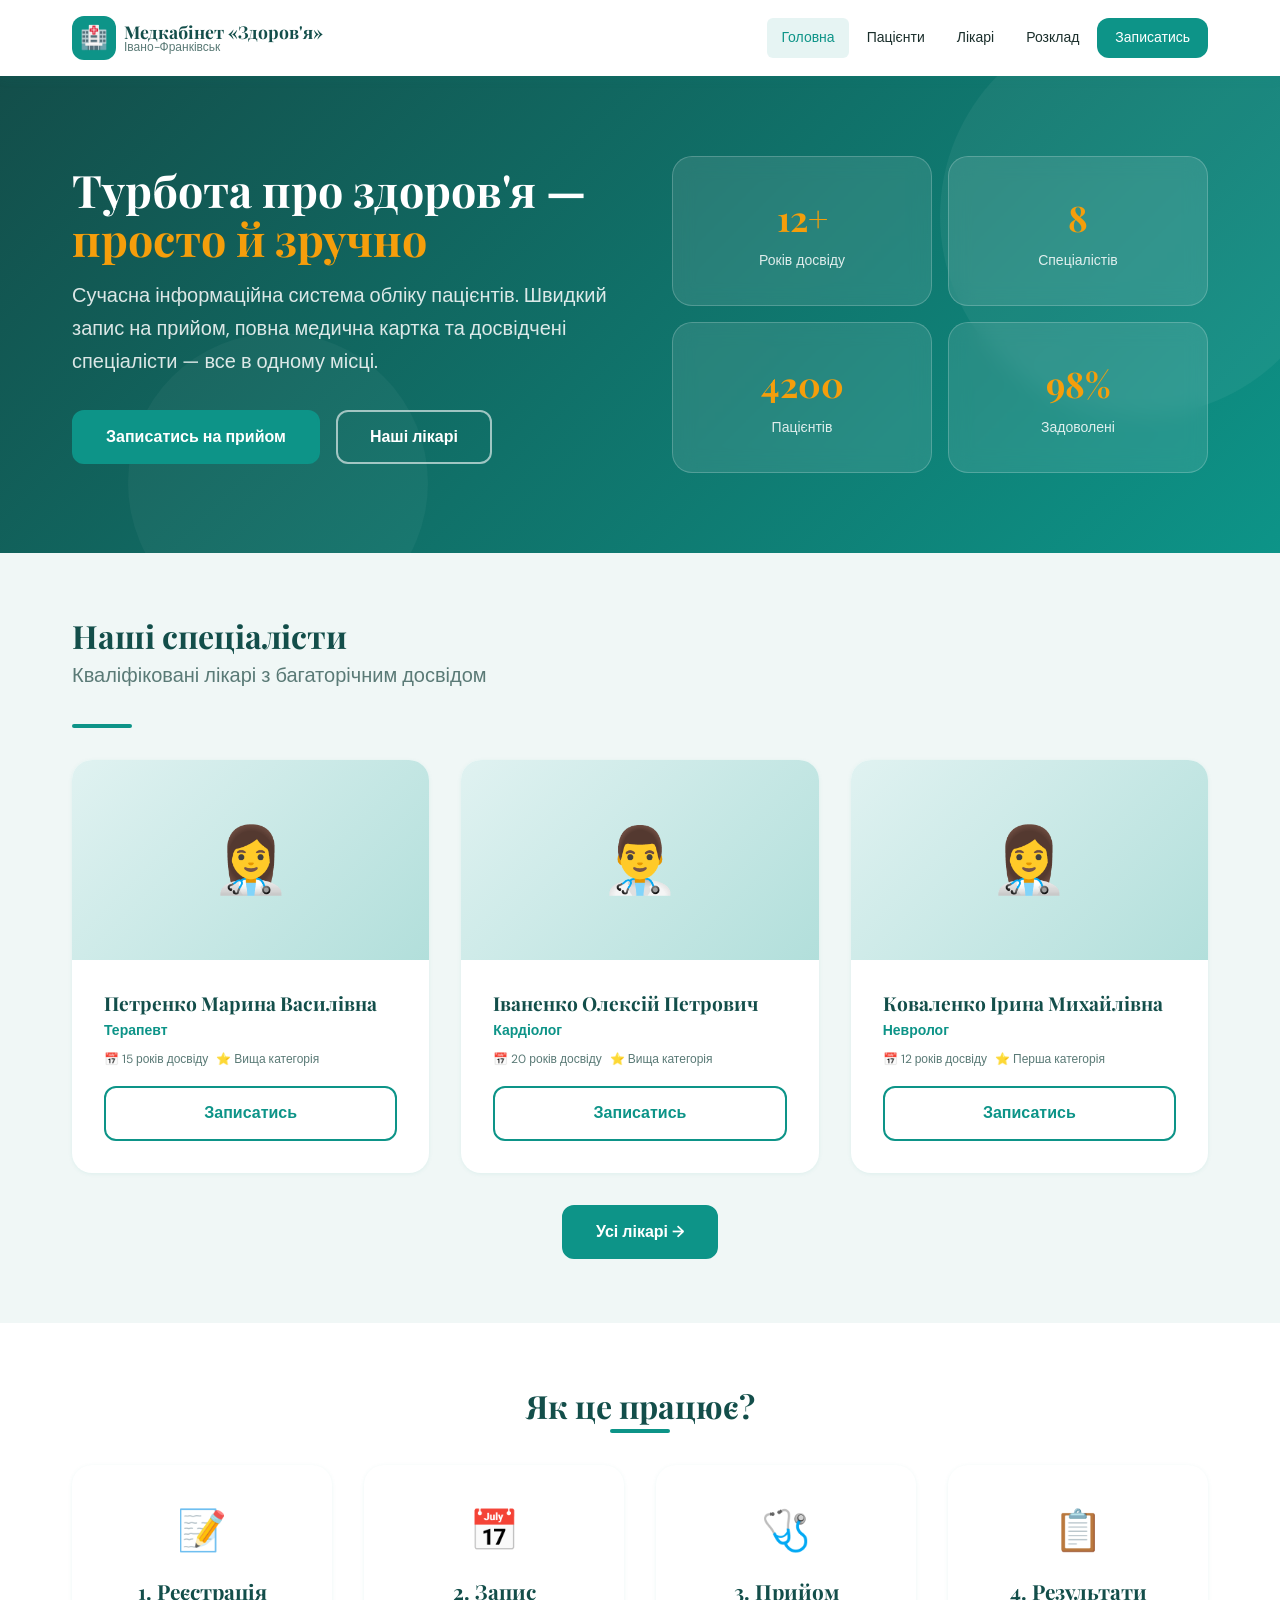
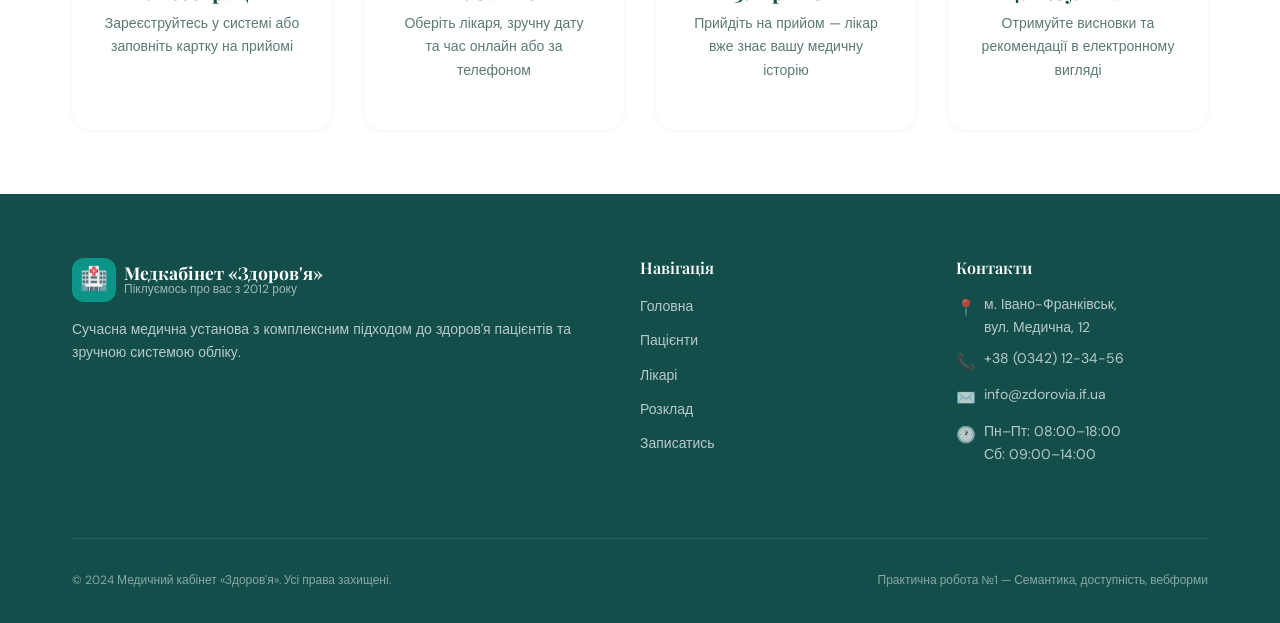
<file: medical-cabinet/index.html>
<!DOCTYPE html>
<html lang="uk">
<head>
  <meta charset="UTF-8">
  <meta name="viewport" content="width=device-width, initial-scale=1.0">
  <meta name="description" content="Медичний кабінет 'Здоров'я' — сучасна інформаційна система обліку пацієнтів. Досвідчені лікарі, зручний запис на прийом, Івано-Франківськ.">
  <title>Медичний кабінет «Здоров'я» — Головна</title>
  <link rel="stylesheet" href="css/variables.css">
  <link rel="stylesheet" href="css/base.css">
  <link rel="stylesheet" href="css/components.css">
</head>
<body>

  <!-- ======= ШАПКА САЙТУ ======= -->
  <header class="site-header">
    <div class="container">
      <div class="header-inner">

        <!-- Логотип -->
        <a href="index.html" class="logo" aria-label="Медичний кабінет Здоров'я — на головну">
          <div class="logo-icon" aria-hidden="true">🏥</div>
          <div class="logo-text">
            <span class="logo-name">Медкабінет «Здоров'я»</span>
            <span class="logo-tagline">Івано-Франківськ</span>
          </div>
        </a>

        <!-- Кнопка мобільного меню -->
        <button class="nav-toggle" aria-label="Відкрити меню" aria-expanded="false" aria-controls="main-nav">
          <span></span>
          <span></span>
          <span></span>
        </button>

        <!-- Головна навігація -->
        <nav class="main-nav" id="main-nav" aria-label="Головне меню">
          <a href="index.html" aria-current="page">Головна</a>
          <a href="patients.html">Пацієнти</a>
          <a href="doctors.html">Лікарі</a>
          <a href="schedule.html">Розклад</a>
          <a href="appointment.html" class="nav-cta">Записатись</a>
        </nav>

      </div>
    </div>
  </header>

  <!-- ======= HERO-СЕКЦІЯ ======= -->
  <main>
    <section class="hero" aria-labelledby="hero-title">
      <div class="container">
        <div class="hero-inner">

          <div class="hero-content">
            <h1 id="hero-title">
              Турбота про здоров'я —<br>
              <span>просто й зручно</span>
            </h1>
            <p>Сучасна інформаційна система обліку пацієнтів. Швидкий запис на прийом, повна медична картка та досвідчені спеціалісти — все в одному місці.</p>
            <div class="hero-actions">
              <a href="appointment.html" class="btn btn-primary">Записатись на прийом</a>
              <a href="doctors.html" class="btn btn-outline">Наші лікарі</a>
            </div>
          </div>

          <!-- Статистика клініки -->
          <aside class="hero-stats" aria-label="Статистика клініки">
            <div class="stat-card">
              <span class="stat-number">12+</span>
              <span class="stat-label">Років досвіду</span>
            </div>
            <div class="stat-card">
              <span class="stat-number">8</span>
              <span class="stat-label">Спеціалістів</span>
            </div>
            <div class="stat-card">
              <span class="stat-number">4200</span>
              <span class="stat-label">Пацієнтів</span>
            </div>
            <div class="stat-card">
              <span class="stat-number">98%</span>
              <span class="stat-label">Задоволені</span>
            </div>
          </aside>

        </div>
      </div>
    </section>

    <!-- ======= НАШІ СПЕЦІАЛІСТИ ======= -->
    <section class="section" aria-labelledby="doctors-title">
      <div class="container">
        <h2 class="section-title" id="doctors-title">Наші спеціалісти</h2>
        <p class="section-subtitle">Кваліфіковані лікарі з багаторічним досвідом</p>
        <div class="divider" aria-hidden="true"></div>

        <div class="cards-grid">

          <!-- Картка лікаря 1 -->
          <article class="doctor-card">
            <div class="doctor-photo" role="img" aria-label="Фото лікаря Петренко Марини Василівни">
              👩‍⚕️
            </div>
            <div class="doctor-info">
              <h3 class="doctor-name">Петренко Марина Василівна</h3>
              <p class="doctor-specialty">Терапевт</p>
              <div class="doctor-meta">
                <span>📅 15 років досвіду</span>
                <span>⭐ Вища категорія</span>
              </div>
              <a href="appointment.html" class="btn btn-outline" style="width:100%;justify-content:center">Записатись</a>
            </div>
          </article>

          <!-- Картка лікаря 2 -->
          <article class="doctor-card">
            <div class="doctor-photo" role="img" aria-label="Фото лікаря Іваненко Олексія Петровича">
              👨‍⚕️
            </div>
            <div class="doctor-info">
              <h3 class="doctor-name">Іваненко Олексій Петрович</h3>
              <p class="doctor-specialty">Кардіолог</p>
              <div class="doctor-meta">
                <span>📅 20 років досвіду</span>
                <span>⭐ Вища категорія</span>
              </div>
              <a href="appointment.html" class="btn btn-outline" style="width:100%;justify-content:center">Записатись</a>
            </div>
          </article>

          <!-- Картка лікаря 3 -->
          <article class="doctor-card">
            <div class="doctor-photo" role="img" aria-label="Фото лікаря Коваленко Ірини Михайлівни">
              👩‍⚕️
            </div>
            <div class="doctor-info">
              <h3 class="doctor-name">Коваленко Ірина Михайлівна</h3>
              <p class="doctor-specialty">Невролог</p>
              <div class="doctor-meta">
                <span>📅 12 років досвіду</span>
                <span>⭐ Перша категорія</span>
              </div>
              <a href="appointment.html" class="btn btn-outline" style="width:100%;justify-content:center">Записатись</a>
            </div>
          </article>

        </div>

        <div class="text-center mt-lg">
          <a href="doctors.html" class="btn btn-primary">Усі лікарі →</a>
        </div>
      </div>
    </section>

    <!-- ======= ЯК ЦЕ ПРАЦЮЄ ======= -->
    <section class="section" style="background:var(--color-bg-alt)" aria-labelledby="how-title">
      <div class="container">
        <h2 class="section-title text-center" id="how-title">Як це працює?</h2>
        <div class="divider" style="margin:0 auto var(--spacing-lg)" aria-hidden="true"></div>

        <div class="cards-grid" style="grid-template-columns:repeat(auto-fill,minmax(220px,1fr))">
          <div class="card">
            <div class="card-body text-center">
              <div style="font-size:2.5rem;margin-bottom:var(--spacing-md)" aria-hidden="true">📝</div>
              <h3 class="card-title">1. Реєстрація</h3>
              <p class="card-text">Зареєструйтесь у системі або заповніть картку на прийомі</p>
            </div>
          </div>
          <div class="card">
            <div class="card-body text-center">
              <div style="font-size:2.5rem;margin-bottom:var(--spacing-md)" aria-hidden="true">📅</div>
              <h3 class="card-title">2. Запис</h3>
              <p class="card-text">Оберіть лікаря, зручну дату та час онлайн або за телефоном</p>
            </div>
          </div>
          <div class="card">
            <div class="card-body text-center">
              <div style="font-size:2.5rem;margin-bottom:var(--spacing-md)" aria-hidden="true">🩺</div>
              <h3 class="card-title">3. Прийом</h3>
              <p class="card-text">Прийдіть на прийом — лікар вже знає вашу медичну історію</p>
            </div>
          </div>
          <div class="card">
            <div class="card-body text-center">
              <div style="font-size:2.5rem;margin-bottom:var(--spacing-md)" aria-hidden="true">📋</div>
              <h3 class="card-title">4. Результати</h3>
              <p class="card-text">Отримуйте висновки та рекомендації в електронному вигляді</p>
            </div>
          </div>
        </div>
      </div>
    </section>

  </main>

  <!-- ======= ПІДВАЛ ======= -->
  <footer class="site-footer">
    <div class="container">
      <div class="footer-grid">

        <!-- Бренд -->
        <div class="footer-brand">
          <a href="index.html" class="logo" aria-label="Медичний кабінет Здоров'я">
            <div class="logo-icon" aria-hidden="true">🏥</div>
            <div class="logo-text">
              <span class="logo-name">Медкабінет «Здоров'я»</span>
              <span class="logo-tagline">Піклуємось про вас з 2012 року</span>
            </div>
          </a>
          <p>Сучасна медична установа з комплексним підходом до здоров'я пацієнтів та зручною системою обліку.</p>
        </div>

        <!-- Навігація -->
        <nav aria-label="Навігація у підвалі">
          <h3 class="footer-heading">Навігація</h3>
          <ul class="footer-links">
            <li><a href="index.html">Головна</a></li>
            <li><a href="patients.html">Пацієнти</a></li>
            <li><a href="doctors.html">Лікарі</a></li>
            <li><a href="schedule.html">Розклад</a></li>
            <li><a href="appointment.html">Записатись</a></li>
          </ul>
        </nav>

        <!-- Контакти -->
        <address aria-label="Контактна інформація">
          <h3 class="footer-heading">Контакти</h3>
          <div class="footer-contact-item">
            <span class="icon" aria-hidden="true">📍</span>
            <span>м. Івано-Франківськ,<br>вул. Медична, 12</span>
          </div>
          <div class="footer-contact-item">
            <span class="icon" aria-hidden="true">📞</span>
            <a href="tel:+380342123456" style="color:rgba(255,255,255,0.7)">+38 (0342) 12-34-56</a>
          </div>
          <div class="footer-contact-item">
            <span class="icon" aria-hidden="true">✉️</span>
            <a href="mailto:info@zdorovia.if.ua" style="color:rgba(255,255,255,0.7)">info@zdorovia.if.ua</a>
          </div>
          <div class="footer-contact-item">
            <span class="icon" aria-hidden="true">🕐</span>
            <span>Пн–Пт: 08:00–18:00<br>Сб: 09:00–14:00</span>
          </div>
        </address>

      </div>

      <div class="footer-bottom">
        <p>© 2024 Медичний кабінет «Здоров'я». Усі права захищені.</p>
        <p>Практична робота №1 — Семантика, доступність, вебформи</p>
      </div>
    </div>
  </footer>

  <script src="js/main.js"></script>
</body>
</html>
</file>
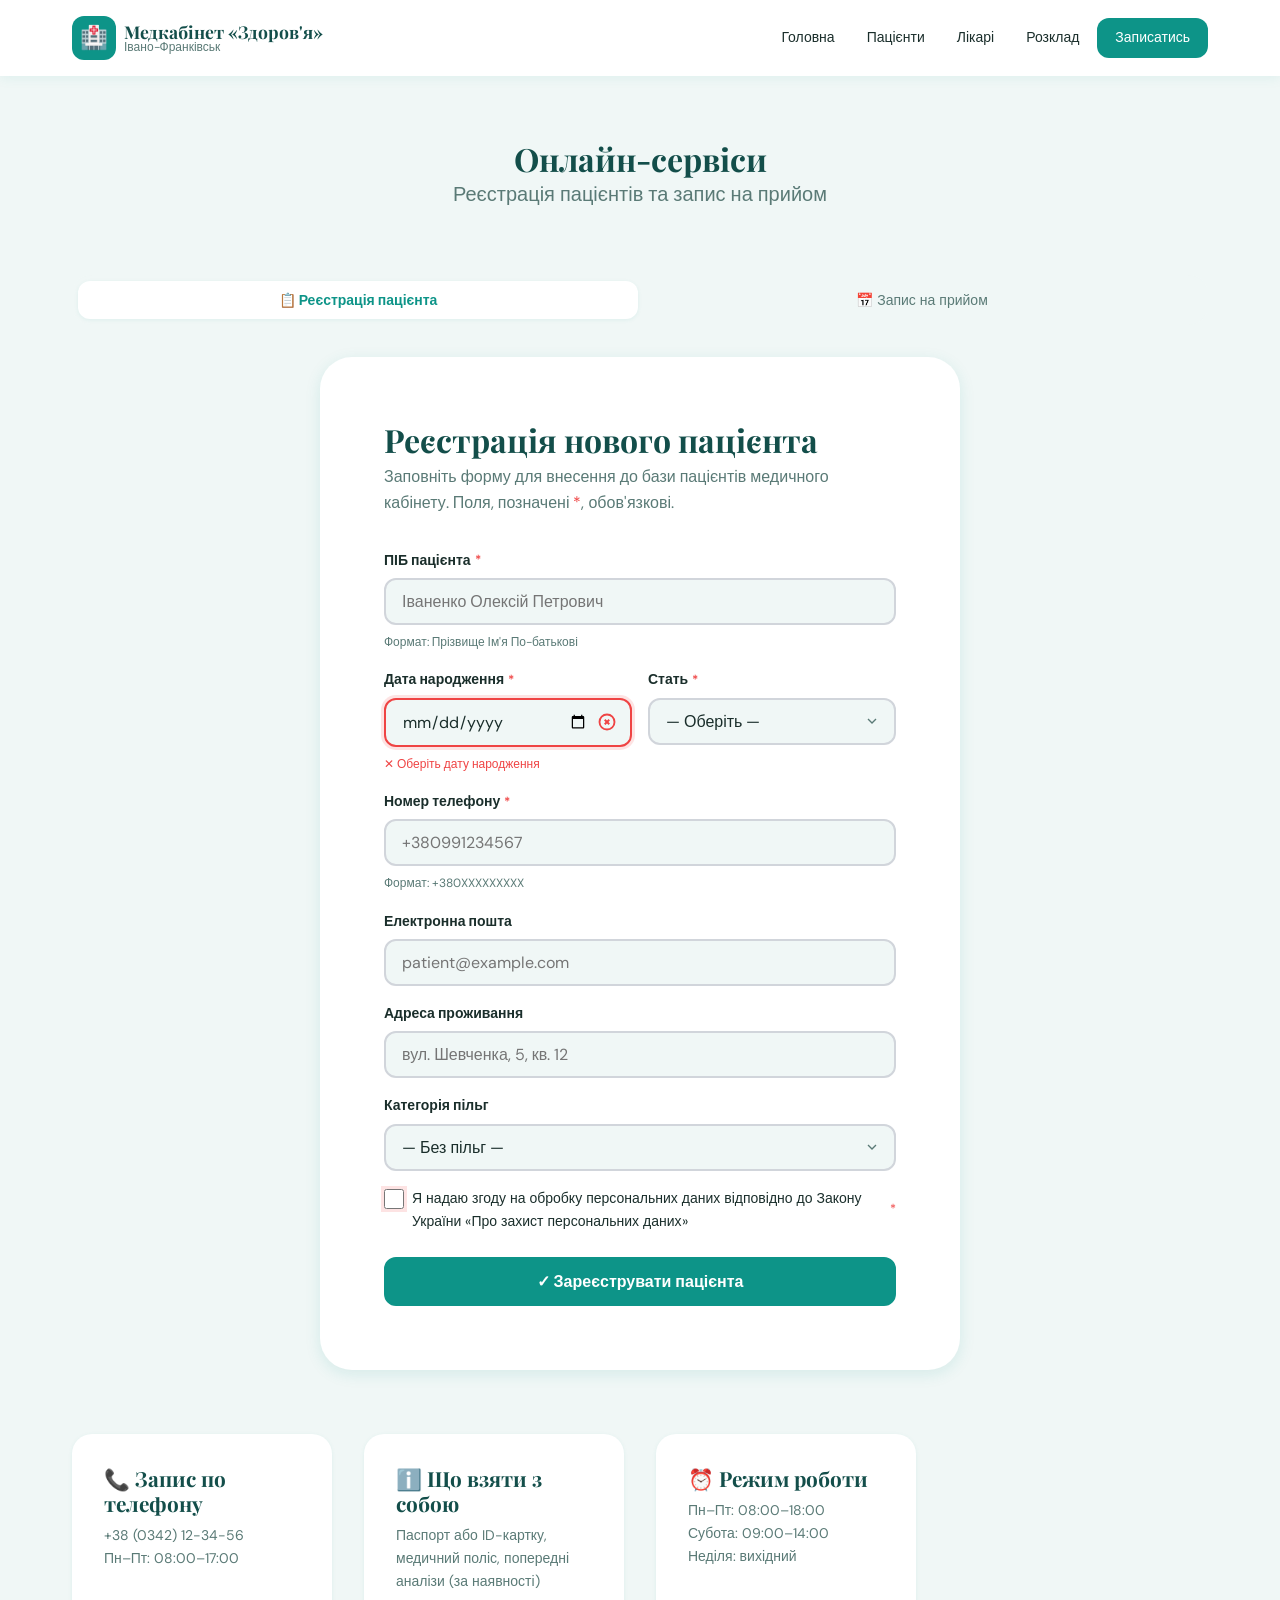
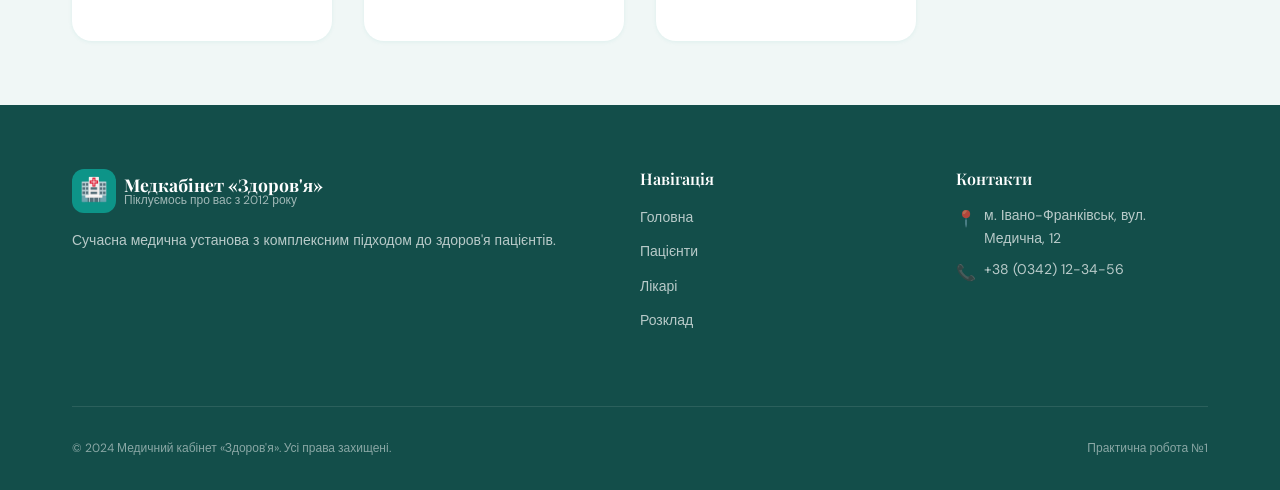
<file: medical-cabinet/appointment.html>
<!DOCTYPE html>
<html lang="uk">
<head>
  <meta charset="UTF-8">
  <meta name="viewport" content="width=device-width, initial-scale=1.0">
  <meta name="description" content="Запис на прийом та реєстрація нового пацієнта в медичному кабінеті Здоров'я, Івано-Франківськ.">
  <title>Запис на прийом — Медичний кабінет «Здоров'я»</title>
  <link rel="stylesheet" href="css/variables.css">
  <link rel="stylesheet" href="css/base.css">
  <link rel="stylesheet" href="css/components.css">
  <link rel="stylesheet" href="css/forms.css">
</head>
<body>

  <!-- ======= ШАПКА ======= -->
  <header class="site-header">
    <div class="container">
      <div class="header-inner">
        <a href="index.html" class="logo" aria-label="Медичний кабінет Здоров'я — на головну">
          <div class="logo-icon" aria-hidden="true">🏥</div>
          <div class="logo-text">
            <span class="logo-name">Медкабінет «Здоров'я»</span>
            <span class="logo-tagline">Івано-Франківськ</span>
          </div>
        </a>
        <button class="nav-toggle" aria-label="Відкрити меню" aria-expanded="false" aria-controls="main-nav">
          <span></span><span></span><span></span>
        </button>
        <nav class="main-nav" id="main-nav" aria-label="Головне меню">
          <a href="index.html">Головна</a>
          <a href="patients.html">Пацієнти</a>
          <a href="doctors.html">Лікарі</a>
          <a href="schedule.html">Розклад</a>
          <a href="appointment.html" class="nav-cta" aria-current="page">Записатись</a>
        </nav>
      </div>
    </div>
  </header>

  <!-- ======= ГОЛОВНИЙ КОНТЕНТ ======= -->
  <main>
    <section class="section" aria-labelledby="page-title">
      <div class="container">

        <header style="margin-bottom:var(--spacing-xl);text-align:center">
          <h1 id="page-title" style="color:var(--color-secondary);font-size:2rem">Онлайн-сервіси</h1>
          <p style="color:var(--color-text-muted);font-size:var(--font-size-lg)">Реєстрація пацієнтів та запис на прийом</p>
        </header>

        <!-- Перемикач вкладок -->
        <div class="form-wrapper">
          <div class="form-tabs" role="tablist" aria-label="Оберіть форму">
            <button class="form-tab active" role="tab" aria-selected="true" aria-controls="panel-register" id="tab-register">
              📋 Реєстрація пацієнта
            </button>
            <button class="form-tab" role="tab" aria-selected="false" aria-controls="panel-appointment" id="tab-appointment">
              📅 Запис на прийом
            </button>
          </div>

          <!-- ===== ФОРМА 1: РЕЄСТРАЦІЯ НОВОГО ПАЦІЄНТА ===== -->
          <div class="form-panel active" id="panel-register" role="tabpanel" aria-labelledby="tab-register">
            <div class="form-section">
              <h2>Реєстрація нового пацієнта</h2>
              <p class="form-lead">Заповніть форму для внесення до бази пацієнтів медичного кабінету. Поля, позначені <span style="color:var(--color-error)">*</span>, обов'язкові.</p>

              <form id="form-register" novalidate>

                <!-- ПІБ -->
                <div class="form-group">
                  <label for="full-name">
                    ПІБ пацієнта
                    <span class="required-mark" aria-label="обов'язкове поле">*</span>
                  </label>
                  <input
                    type="text"
                    id="full-name"
                    name="fullName"
                    placeholder="Іваненко Олексій Петрович"
                    required
                    minlength="5"
                    maxlength="100"
                    pattern="^[А-ЯҐЄІЇа-яґєіїА-яёЁ'\-]+ [А-ЯҐЄІЇа-яґєіїА-яёЁ]+ [А-ЯҐЄІЇа-яґєіїА-яёЁ]+$"
                    autocomplete="name"
                    aria-describedby="full-name-hint full-name-error"
                  >
                  <span class="form-hint" id="full-name-hint">Формат: Прізвище Ім'я По-батькові</span>
                  <span class="form-error" id="full-name-error" aria-live="polite">
                    ✕ Введіть повне ПІБ (три слова, лише кириличні літери)
                  </span>
                </div>

                <!-- Дата народження та стать -->
                <div class="form-row">
                  <div class="form-group">
                    <label for="birth-date">
                      Дата народження
                      <span class="required-mark" aria-label="обов'язкове поле">*</span>
                    </label>
                    <input
                      type="date"
                      id="birth-date"
                      name="birthDate"
                      required
                      min="1900-01-01"
                      autocomplete="bday"
                      aria-describedby="birth-date-error"
                    >
                    <span class="form-error" id="birth-date-error" aria-live="polite">✕ Оберіть дату народження</span>
                  </div>

                  <div class="form-group">
                    <label for="gender">
                      Стать
                      <span class="required-mark" aria-label="обов'язкове поле">*</span>
                    </label>
                    <select id="gender" name="gender" required aria-describedby="gender-error">
                      <option value="">— Оберіть —</option>
                      <option value="female">Жіноча</option>
                      <option value="male">Чоловіча</option>
                    </select>
                    <span class="form-error" id="gender-error" aria-live="polite">✕ Оберіть стать</span>
                  </div>
                </div>

                <!-- Телефон -->
                <div class="form-group">
                  <label for="phone">
                    Номер телефону
                    <span class="required-mark" aria-label="обов'язкове поле">*</span>
                  </label>
                  <input
                    type="tel"
                    id="phone"
                    name="phone"
                    placeholder="+380991234567"
                    required
                    pattern="^\+380[0-9]{9}$"
                    autocomplete="tel"
                    aria-describedby="phone-hint phone-error"
                  >
                  <span class="form-hint" id="phone-hint">Формат: +380XXXXXXXXX</span>
                  <span class="form-error" id="phone-error" aria-live="polite">
                    ✕ Введіть номер у форматі +380XXXXXXXXX (9 цифр після +380)
                  </span>
                </div>

                <!-- Email -->
                <div class="form-group">
                  <label for="email">Електронна пошта</label>
                  <input
                    type="email"
                    id="email"
                    name="email"
                    placeholder="patient@example.com"
                    maxlength="254"
                    autocomplete="email"
                    aria-describedby="email-error"
                  >
                  <span class="form-error" id="email-error" aria-live="polite">✕ Введіть коректну адресу email</span>
                </div>

                <!-- Адреса -->
                <div class="form-group">
                  <label for="address">Адреса проживання</label>
                  <input
                    type="text"
                    id="address"
                    name="address"
                    placeholder="вул. Шевченка, 5, кв. 12"
                    maxlength="200"
                    autocomplete="street-address"
                  >
                </div>

                <!-- Пільги -->
                <div class="form-group">
                  <label for="privileges">Категорія пільг</label>
                  <select id="privileges" name="privileges">
                    <option value="">— Без пільг —</option>
                    <option value="disability-1">Інвалідність I групи</option>
                    <option value="disability-2">Інвалідність II групи</option>
                    <option value="disability-3">Інвалідність III групи</option>
                    <option value="veteran">Ветеран</option>
                    <option value="pensioner">Пенсіонер</option>
                    <option value="child">Дитина до 18 років</option>
                  </select>
                </div>

                <!-- Згода на обробку персональних даних -->
                <div class="form-group form-group--checkbox">
                  <input
                    type="checkbox"
                    id="consent-data"
                    name="consentData"
                    required
                    aria-describedby="consent-error"
                  >
                  <label for="consent-data">
                    Я надаю згоду на обробку персональних даних відповідно до Закону України «Про захист персональних даних»
                    <span class="required-mark" aria-label="обов'язкове поле">*</span>
                  </label>
                </div>

                <button type="submit" class="btn btn-primary" style="width:100%;justify-content:center;margin-top:var(--spacing-sm)">
                  ✓ Зареєструвати пацієнта
                </button>

              </form>
            </div>
          </div>

          <!-- ===== ФОРМА 2: ЗАПИС НА ПРИЙОМ ===== -->
          <div class="form-panel" id="panel-appointment" role="tabpanel" aria-labelledby="tab-appointment">
            <div class="form-section">
              <h2>Запис на прийом до лікаря</h2>
              <p class="form-lead">Оберіть спеціаліста та зручний час для візиту. Поля, позначені <span style="color:var(--color-error)">*</span>, обов'язкові.</p>

              <form id="form-appointment" novalidate>

                <!-- ПІБ пацієнта (для запису) -->
                <div class="form-group">
                  <label for="patient-name">
                    ПІБ пацієнта
                    <span class="required-mark" aria-label="обов'язкове поле">*</span>
                  </label>
                  <input
                    type="text"
                    id="patient-name"
                    name="patientName"
                    placeholder="Іваненко Олексій Петрович"
                    required
                    minlength="5"
                    maxlength="100"
                    autocomplete="name"
                    aria-describedby="patient-name-error"
                  >
                  <span class="form-error" id="patient-name-error" aria-live="polite">✕ Введіть ПІБ пацієнта</span>
                </div>

                <!-- Телефон (для підтвердження) -->
                <div class="form-group">
                  <label for="appt-phone">
                    Телефон для підтвердження
                    <span class="required-mark" aria-label="обов'язкове поле">*</span>
                  </label>
                  <input
                    type="tel"
                    id="appt-phone"
                    name="apptPhone"
                    placeholder="+380991234567"
                    required
                    pattern="^\+380[0-9]{9}$"
                    autocomplete="tel"
                    aria-describedby="appt-phone-hint appt-phone-error"
                  >
                  <span class="form-hint" id="appt-phone-hint">Ми надішлемо SMS-підтвердження</span>
                  <span class="form-error" id="appt-phone-error" aria-live="polite">
                    ✕ Введіть номер у форматі +380XXXXXXXXX
                  </span>
                </div>

                <!-- Спеціаліст та кабінет -->
                <div class="form-row">
                  <div class="form-group">
                    <label for="doctor-select">
                      Лікар-спеціаліст
                      <span class="required-mark" aria-label="обов'язкове поле">*</span>
                    </label>
                    <select id="doctor-select" name="doctor" required aria-describedby="doctor-error">
                      <option value="">— Оберіть лікаря —</option>
                      <optgroup label="Терапія">
                        <option value="therapist-petrenko">Петренко М.В. (Терапевт)</option>
                      </optgroup>
                      <optgroup label="Кардіологія">
                        <option value="cardiologist-ivanenko">Іваненко О.П. (Кардіолог)</option>
                      </optgroup>
                      <optgroup label="Неврологія">
                        <option value="neurologist-kovalenko">Коваленко І.М. (Невролог)</option>
                      </optgroup>
                      <optgroup label="Хірургія">
                        <option value="surgeon-bondarenko">Бондаренко В.С. (Хірург)</option>
                      </optgroup>
                    </select>
                    <span class="form-error" id="doctor-error" aria-live="polite">✕ Оберіть лікаря</span>
                  </div>

                  <div class="form-group">
                    <label for="visit-type">Тип прийому</label>
                    <select id="visit-type" name="visitType">
                      <option value="primary">Первинний</option>
                      <option value="repeat">Повторний</option>
                      <option value="consultation">Консультація</option>
                      <option value="procedure">Процедура</option>
                    </select>
                  </div>
                </div>

                <!-- Дата та час -->
                <div class="form-row">
                  <div class="form-group">
                    <label for="appt-date">
                      Бажана дата
                      <span class="required-mark" aria-label="обов'язкове поле">*</span>
                    </label>
                    <input
                      type="date"
                      id="appt-date"
                      name="appointmentDate"
                      required
                      aria-describedby="appt-date-error"
                    >
                    <span class="form-error" id="appt-date-error" aria-live="polite">✕ Оберіть дату прийому</span>
                  </div>

                  <div class="form-group">
                    <label for="appt-time">
                      Час прийому
                      <span class="required-mark" aria-label="обов'язкове поле">*</span>
                    </label>
                    <input
                      type="time"
                      id="appt-time"
                      name="appointmentTime"
                      required
                      min="08:00"
                      max="18:00"
                      aria-describedby="appt-time-hint appt-time-error"
                    >
                    <span class="form-hint" id="appt-time-hint">Робочий час: 08:00–18:00</span>
                    <span class="form-error" id="appt-time-error" aria-live="polite">✕ Оберіть час у межах 08:00–18:00</span>
                  </div>
                </div>

                <!-- Причина звернення -->
                <div class="form-group">
                  <label for="reason">Причина звернення / скарги</label>
                  <textarea
                    id="reason"
                    name="reason"
                    placeholder="Опишіть симптоми або мету візиту (не обов'язково)"
                    maxlength="500"
                    rows="3"
                    aria-describedby="reason-hint"
                  ></textarea>
                  <span class="form-hint" id="reason-hint">Не більше 500 символів</span>
                </div>

                <!-- Згода на обробку -->
                <div class="form-group form-group--checkbox">
                  <input
                    type="checkbox"
                    id="consent-appt"
                    name="consentAppt"
                    required
                    aria-describedby="consent-appt-error"
                  >
                  <label for="consent-appt">
                    Я надаю згоду на обробку персональних даних та підтверджую достовірність введеної інформації
                    <span class="required-mark" aria-label="обов'язкове поле">*</span>
                  </label>
                </div>

                <button type="submit" class="btn btn-primary" style="width:100%;justify-content:center;margin-top:var(--spacing-sm)">
                  📅 Записатись на прийом
                </button>

              </form>
            </div>
          </div>

        </div><!-- /.form-wrapper -->

        <!-- Бокова інформація -->
        <aside style="margin-top:var(--spacing-xl)" aria-label="Корисна інформація">
          <div class="cards-grid" style="grid-template-columns:repeat(auto-fill,minmax(240px,1fr))">
            <div class="card">
              <div class="card-body">
                <h3 class="card-title">📞 Запис по телефону</h3>
                <p class="card-text">+38 (0342) 12-34-56<br>Пн–Пт: 08:00–17:00</p>
              </div>
            </div>
            <div class="card">
              <div class="card-body">
                <h3 class="card-title">ℹ️ Що взяти з собою</h3>
                <p class="card-text">Паспорт або ID-картку, медичний поліс, попередні аналізи (за наявності)</p>
              </div>
            </div>
            <div class="card">
              <div class="card-body">
                <h3 class="card-title">⏰ Режим роботи</h3>
                <p class="card-text">Пн–Пт: 08:00–18:00<br>Субота: 09:00–14:00<br>Неділя: вихідний</p>
              </div>
            </div>
          </div>
        </aside>

      </div>
    </section>
  </main>

  <!-- ======= ПІДВАЛ ======= -->
  <footer class="site-footer">
    <div class="container">
      <div class="footer-grid">
        <div class="footer-brand">
          <a href="index.html" class="logo">
            <div class="logo-icon" aria-hidden="true">🏥</div>
            <div class="logo-text">
              <span class="logo-name">Медкабінет «Здоров'я»</span>
              <span class="logo-tagline">Піклуємось про вас з 2012 року</span>
            </div>
          </a>
          <p>Сучасна медична установа з комплексним підходом до здоров'я пацієнтів.</p>
        </div>
        <nav aria-label="Навігація у підвалі">
          <h3 class="footer-heading">Навігація</h3>
          <ul class="footer-links">
            <li><a href="index.html">Головна</a></li>
            <li><a href="patients.html">Пацієнти</a></li>
            <li><a href="doctors.html">Лікарі</a></li>
            <li><a href="schedule.html">Розклад</a></li>
          </ul>
        </nav>
        <address aria-label="Контактна інформація">
          <h3 class="footer-heading">Контакти</h3>
          <div class="footer-contact-item">
            <span class="icon" aria-hidden="true">📍</span>
            <span>м. Івано-Франківськ, вул. Медична, 12</span>
          </div>
          <div class="footer-contact-item">
            <span class="icon" aria-hidden="true">📞</span>
            <a href="tel:+380342123456" style="color:rgba(255,255,255,0.7)">+38 (0342) 12-34-56</a>
          </div>
        </address>
      </div>
      <div class="footer-bottom">
        <p>© 2024 Медичний кабінет «Здоров'я». Усі права захищені.</p>
        <p>Практична робота №1</p>
      </div>
    </div>
  </footer>

  <script src="js/main.js"></script>
</body>
</html>
</file>
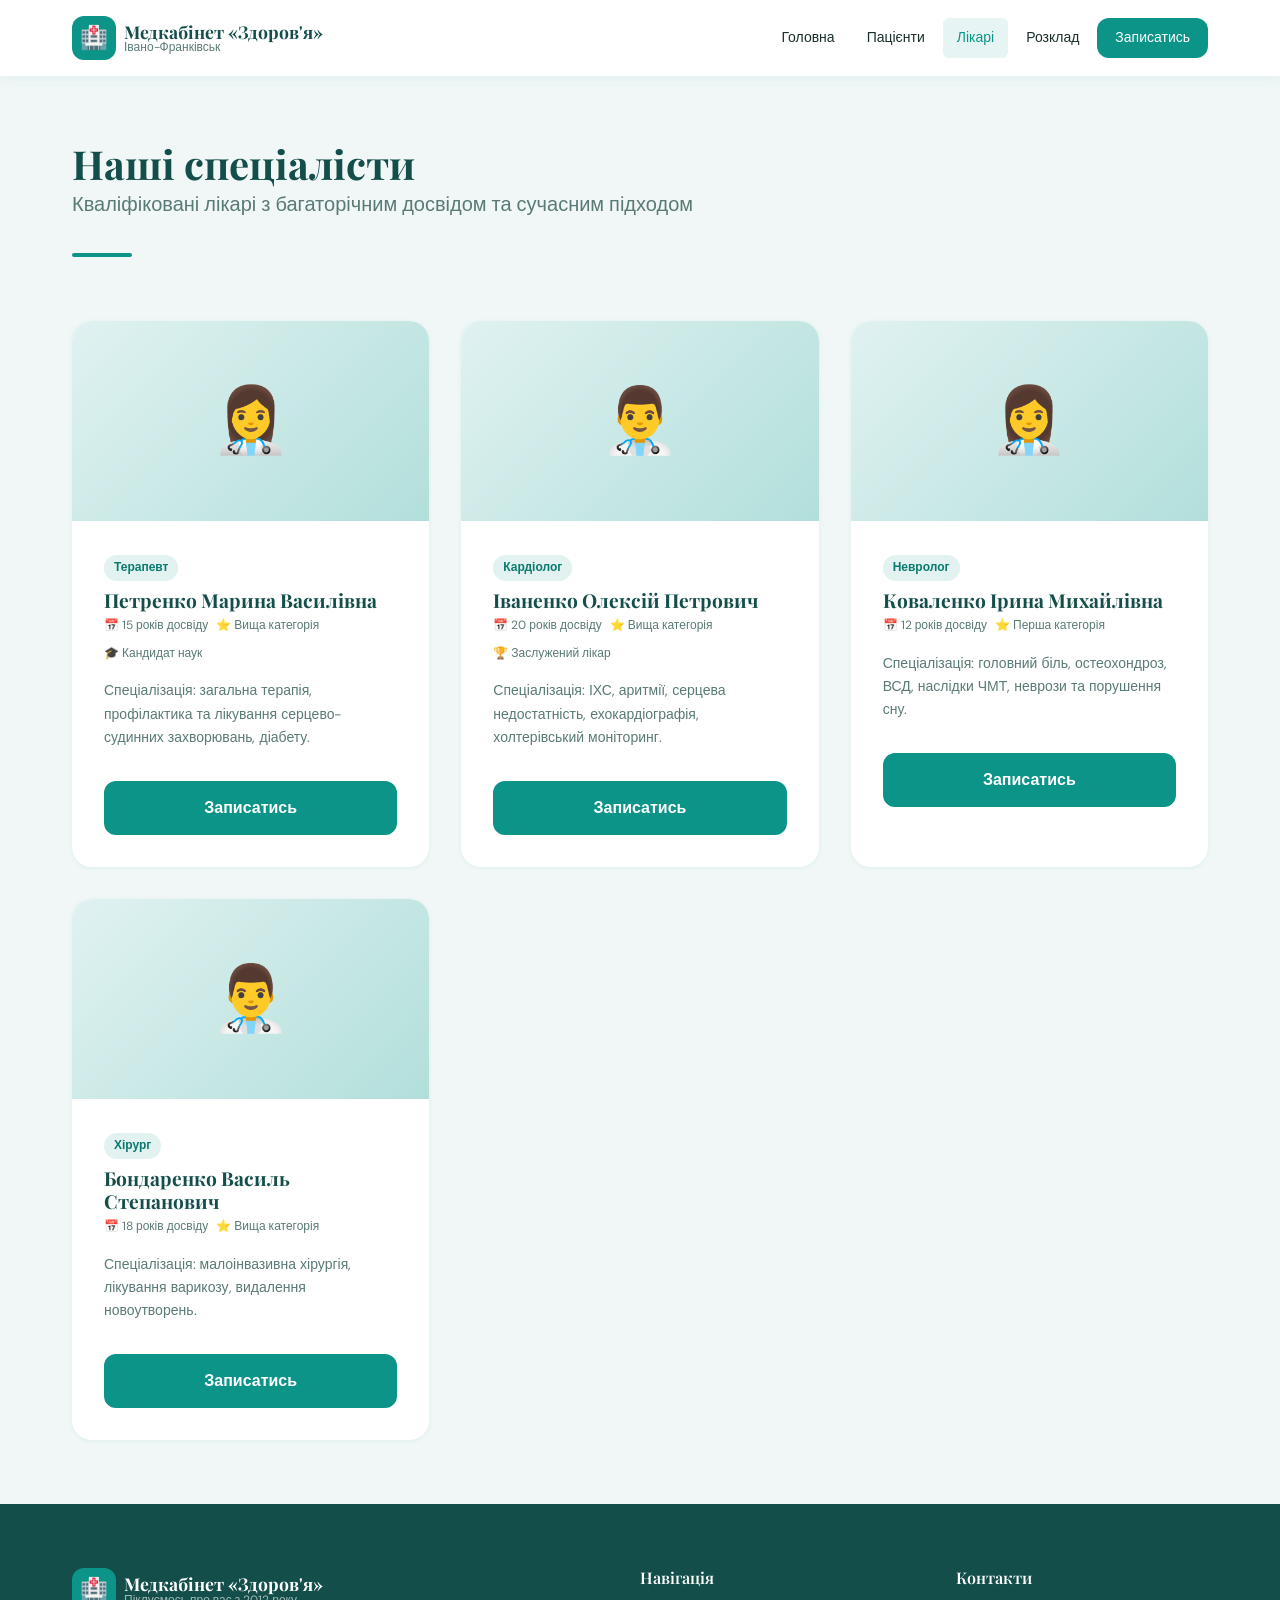
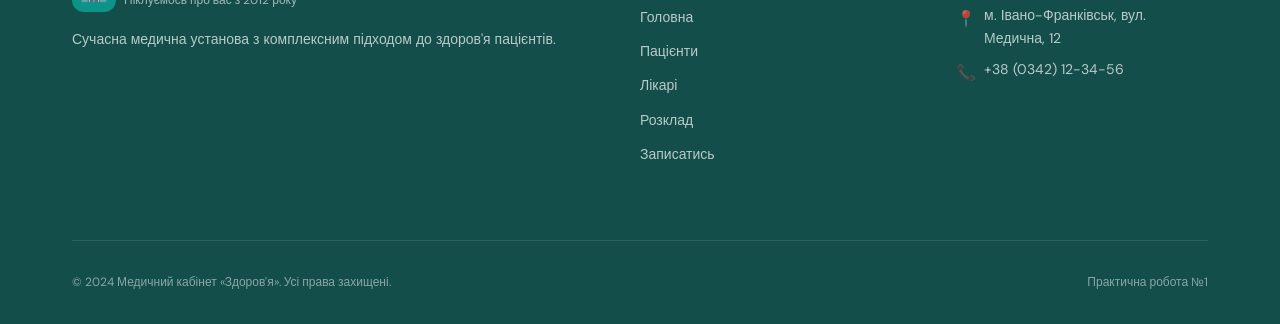
<file: medical-cabinet/doctors.html>
<!DOCTYPE html>
<html lang="uk">
<head>
  <meta charset="UTF-8">
  <meta name="viewport" content="width=device-width, initial-scale=1.0">
  <meta name="description" content="Лікарі медичного кабінету Здоров'я — кваліфіковані спеціалісти: терапевт, кардіолог, невролог, хірург. Івано-Франківськ.">
  <title>Наші лікарі — Медичний кабінет «Здоров'я»</title>
  <link rel="stylesheet" href="css/variables.css">
  <link rel="stylesheet" href="css/base.css">
  <link rel="stylesheet" href="css/components.css">
</head>
<body>

  <header class="site-header">
    <div class="container">
      <div class="header-inner">
        <a href="index.html" class="logo" aria-label="Медичний кабінет Здоров'я — на головну">
          <div class="logo-icon" aria-hidden="true">🏥</div>
          <div class="logo-text">
            <span class="logo-name">Медкабінет «Здоров'я»</span>
            <span class="logo-tagline">Івано-Франківськ</span>
          </div>
        </a>
        <button class="nav-toggle" aria-label="Відкрити меню" aria-expanded="false" aria-controls="main-nav">
          <span></span><span></span><span></span>
        </button>
        <nav class="main-nav" id="main-nav" aria-label="Головне меню">
          <a href="index.html">Головна</a>
          <a href="patients.html">Пацієнти</a>
          <a href="doctors.html" aria-current="page">Лікарі</a>
          <a href="schedule.html">Розклад</a>
          <a href="appointment.html" class="nav-cta">Записатись</a>
        </nav>
      </div>
    </div>
  </header>

  <main>
    <section class="section" aria-labelledby="page-title">
      <div class="container">

        <header style="margin-bottom:var(--spacing-xl)">
          <h1 id="page-title">Наші спеціалісти</h1>
          <p class="section-subtitle">Кваліфіковані лікарі з багаторічним досвідом та сучасним підходом</p>
          <div class="divider" aria-hidden="true"></div>
        </header>

        <div class="cards-grid">

          <article class="doctor-card">
            <div class="doctor-photo" role="img" aria-label="Фото лікаря Петренко Марини Василівни, терапевт">
              👩‍⚕️
            </div>
            <div class="doctor-info">
              <span class="badge">Терапевт</span>
              <h2 class="doctor-name" style="font-size:1.2rem;margin-top:var(--spacing-sm)">Петренко Марина Василівна</h2>
              <div class="doctor-meta">
                <span>📅 15 років досвіду</span>
                <span>⭐ Вища категорія</span>
                <span>🎓 Кандидат наук</span>
              </div>
              <p class="card-text">Спеціалізація: загальна терапія, профілактика та лікування серцево-судинних захворювань, діабету.</p>
              <a href="appointment.html" class="btn btn-primary" style="width:100%;justify-content:center;margin-top:var(--spacing-md)">Записатись</a>
            </div>
          </article>

          <article class="doctor-card">
            <div class="doctor-photo" role="img" aria-label="Фото лікаря Іваненко Олексія Петровича, кардіолог">
              👨‍⚕️
            </div>
            <div class="doctor-info">
              <span class="badge">Кардіолог</span>
              <h2 class="doctor-name" style="font-size:1.2rem;margin-top:var(--spacing-sm)">Іваненко Олексій Петрович</h2>
              <div class="doctor-meta">
                <span>📅 20 років досвіду</span>
                <span>⭐ Вища категорія</span>
                <span>🏆 Заслужений лікар</span>
              </div>
              <p class="card-text">Спеціалізація: ІХС, аритмії, серцева недостатність, ехокардіографія, холтерівський моніторинг.</p>
              <a href="appointment.html" class="btn btn-primary" style="width:100%;justify-content:center;margin-top:var(--spacing-md)">Записатись</a>
            </div>
          </article>

          <article class="doctor-card">
            <div class="doctor-photo" role="img" aria-label="Фото лікаря Коваленко Ірини Михайлівни, невролог">
              👩‍⚕️
            </div>
            <div class="doctor-info">
              <span class="badge">Невролог</span>
              <h2 class="doctor-name" style="font-size:1.2rem;margin-top:var(--spacing-sm)">Коваленко Ірина Михайлівна</h2>
              <div class="doctor-meta">
                <span>📅 12 років досвіду</span>
                <span>⭐ Перша категорія</span>
              </div>
              <p class="card-text">Спеціалізація: головний біль, остеохондроз, ВСД, наслідки ЧМТ, неврози та порушення сну.</p>
              <a href="appointment.html" class="btn btn-primary" style="width:100%;justify-content:center;margin-top:var(--spacing-md)">Записатись</a>
            </div>
          </article>

          <article class="doctor-card">
            <div class="doctor-photo" role="img" aria-label="Фото лікаря Бондаренко Василя Степановича, хірург">
              👨‍⚕️
            </div>
            <div class="doctor-info">
              <span class="badge">Хірург</span>
              <h2 class="doctor-name" style="font-size:1.2rem;margin-top:var(--spacing-sm)">Бондаренко Василь Степанович</h2>
              <div class="doctor-meta">
                <span>📅 18 років досвіду</span>
                <span>⭐ Вища категорія</span>
              </div>
              <p class="card-text">Спеціалізація: малоінвазивна хірургія, лікування варикозу, видалення новоутворень.</p>
              <a href="appointment.html" class="btn btn-primary" style="width:100%;justify-content:center;margin-top:var(--spacing-md)">Записатись</a>
            </div>
          </article>

        </div>
      </div>
    </section>
  </main>

  <footer class="site-footer">
    <div class="container">
      <div class="footer-grid">
        <div class="footer-brand">
          <a href="index.html" class="logo">
            <div class="logo-icon" aria-hidden="true">🏥</div>
            <div class="logo-text">
              <span class="logo-name">Медкабінет «Здоров'я»</span>
              <span class="logo-tagline">Піклуємось про вас з 2012 року</span>
            </div>
          </a>
          <p>Сучасна медична установа з комплексним підходом до здоров'я пацієнтів.</p>
        </div>
        <nav aria-label="Навігація у підвалі">
          <h3 class="footer-heading">Навігація</h3>
          <ul class="footer-links">
            <li><a href="index.html">Головна</a></li>
            <li><a href="patients.html">Пацієнти</a></li>
            <li><a href="doctors.html">Лікарі</a></li>
            <li><a href="schedule.html">Розклад</a></li>
            <li><a href="appointment.html">Записатись</a></li>
          </ul>
        </nav>
        <address aria-label="Контактна інформація">
          <h3 class="footer-heading">Контакти</h3>
          <div class="footer-contact-item">
            <span class="icon" aria-hidden="true">📍</span>
            <span>м. Івано-Франківськ, вул. Медична, 12</span>
          </div>
          <div class="footer-contact-item">
            <span class="icon" aria-hidden="true">📞</span>
            <a href="tel:+380342123456" style="color:rgba(255,255,255,0.7)">+38 (0342) 12-34-56</a>
          </div>
        </address>
      </div>
      <div class="footer-bottom">
        <p>© 2024 Медичний кабінет «Здоров'я». Усі права захищені.</p>
        <p>Практична робота №1</p>
      </div>
    </div>
  </footer>

  <script src="js/main.js"></script>
</body>
</html>
</file>
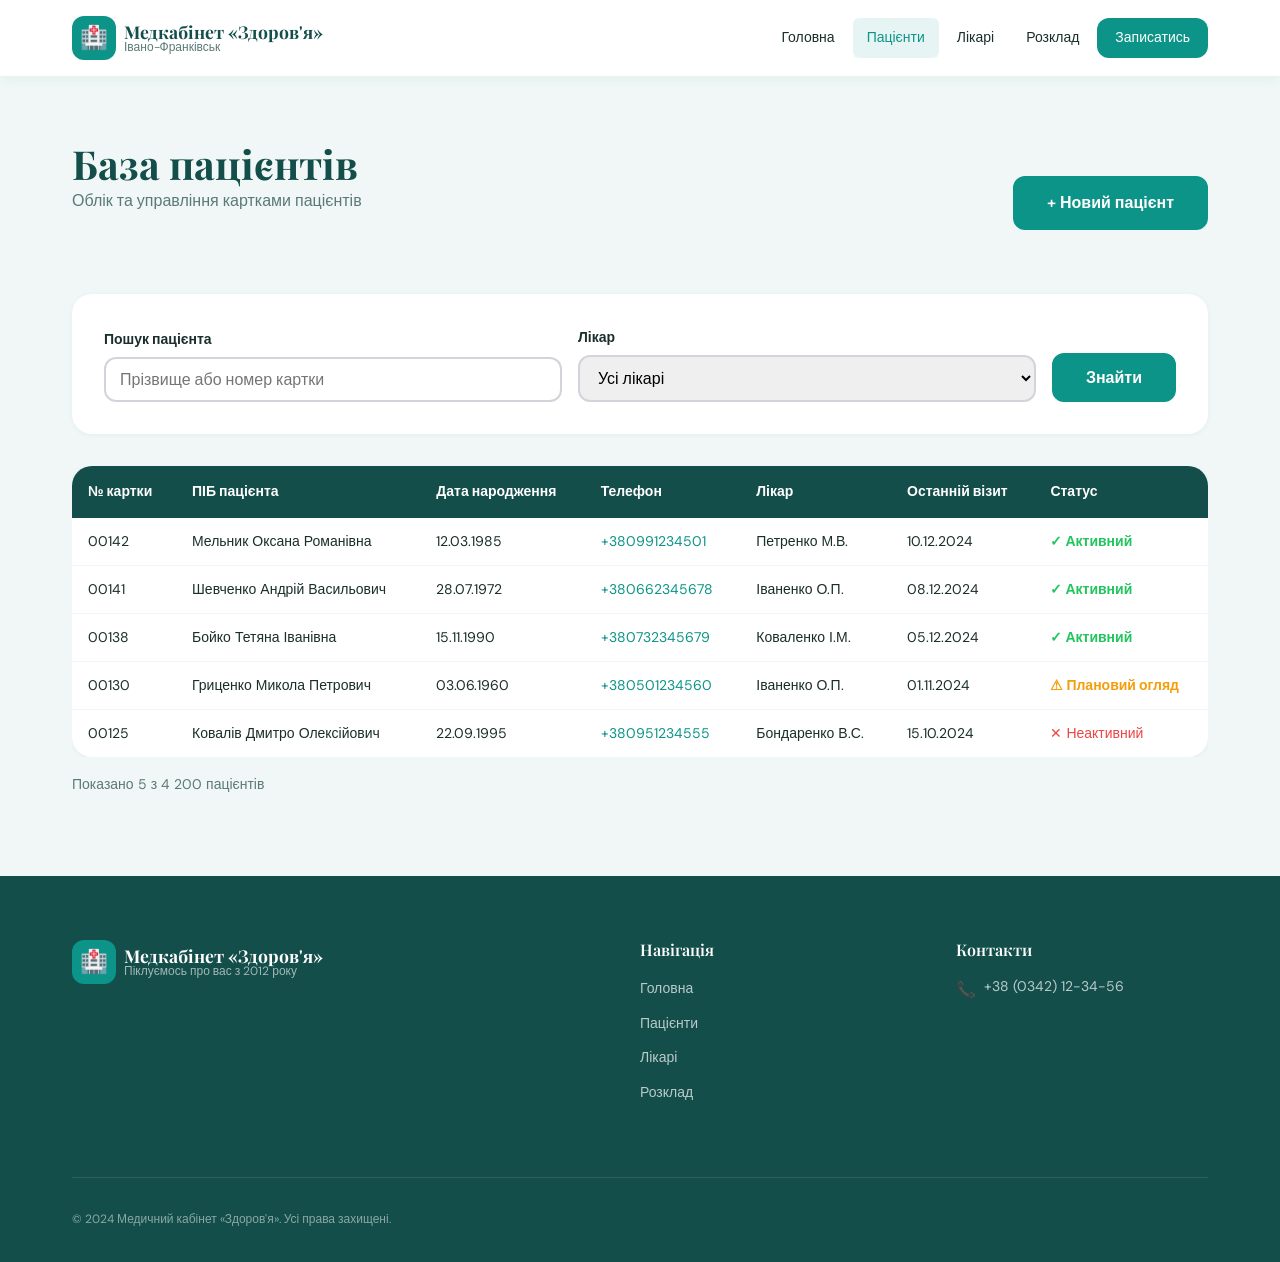
<file: medical-cabinet/patients.html>
<!DOCTYPE html>
<html lang="uk">
<head>
  <meta charset="UTF-8">
  <meta name="viewport" content="width=device-width, initial-scale=1.0">
  <meta name="description" content="База пацієнтів медичного кабінету Здоров'я. Перегляд та управління записами пацієнтів.">
  <title>Пацієнти — Медичний кабінет «Здоров'я»</title>
  <link rel="stylesheet" href="css/variables.css">
  <link rel="stylesheet" href="css/base.css">
  <link rel="stylesheet" href="css/components.css">
</head>
<body>

  <header class="site-header">
    <div class="container">
      <div class="header-inner">
        <a href="index.html" class="logo" aria-label="Медичний кабінет Здоров'я — на головну">
          <div class="logo-icon" aria-hidden="true">🏥</div>
          <div class="logo-text">
            <span class="logo-name">Медкабінет «Здоров'я»</span>
            <span class="logo-tagline">Івано-Франківськ</span>
          </div>
        </a>
        <button class="nav-toggle" aria-label="Відкрити меню" aria-expanded="false" aria-controls="main-nav">
          <span></span><span></span><span></span>
        </button>
        <nav class="main-nav" id="main-nav" aria-label="Головне меню">
          <a href="index.html">Головна</a>
          <a href="patients.html" aria-current="page">Пацієнти</a>
          <a href="doctors.html">Лікарі</a>
          <a href="schedule.html">Розклад</a>
          <a href="appointment.html" class="nav-cta">Записатись</a>
        </nav>
      </div>
    </div>
  </header>

  <main>
    <section class="section" aria-labelledby="page-title">
      <div class="container">

        <header style="margin-bottom:var(--spacing-xl);display:flex;justify-content:space-between;align-items:flex-end;flex-wrap:wrap;gap:var(--spacing-md)">
          <div>
            <h1 id="page-title">База пацієнтів</h1>
            <p style="color:var(--color-text-muted)">Облік та управління картками пацієнтів</p>
          </div>
          <a href="appointment.html" class="btn btn-primary">+ Новий пацієнт</a>
        </header>

        <!-- Фільтр/пошук -->
        <aside aria-label="Пошук та фільтри" style="background:var(--color-bg-alt);padding:var(--spacing-lg);border-radius:var(--border-radius-lg);margin-bottom:var(--spacing-lg);box-shadow:var(--shadow-sm)">
          <form role="search" style="display:grid;grid-template-columns:1fr 1fr auto;gap:var(--spacing-md);align-items:end">
            <div>
              <label for="search-patient" style="display:block;font-size:var(--font-size-sm);font-weight:600;margin-bottom:6px">Пошук пацієнта</label>
              <input type="search" id="search-patient" name="search" placeholder="Прізвище або номер картки" style="width:100%;padding:10px 14px;border:2px solid #d1d5db;border-radius:var(--border-radius);font-family:var(--font-main);font-size:var(--font-size-md)">
            </div>
            <div>
              <label for="filter-doctor" style="display:block;font-size:var(--font-size-sm);font-weight:600;margin-bottom:6px">Лікар</label>
              <select id="filter-doctor" style="width:100%;padding:10px 14px;border:2px solid #d1d5db;border-radius:var(--border-radius);font-family:var(--font-main);font-size:var(--font-size-md)">
                <option value="">Усі лікарі</option>
                <option>Петренко М.В.</option>
                <option>Іваненко О.П.</option>
                <option>Коваленко І.М.</option>
                <option>Бондаренко В.С.</option>
              </select>
            </div>
            <button type="submit" class="btn btn-primary">Знайти</button>
          </form>
        </aside>

        <!-- Таблиця пацієнтів -->
        <div style="overflow-x:auto">
          <table class="schedule-table" aria-label="Список пацієнтів">
            <thead>
              <tr>
                <th scope="col">№ картки</th>
                <th scope="col">ПІБ пацієнта</th>
                <th scope="col">Дата народження</th>
                <th scope="col">Телефон</th>
                <th scope="col">Лікар</th>
                <th scope="col">Останній візит</th>
                <th scope="col">Статус</th>
              </tr>
            </thead>
            <tbody>
              <tr>
                <td>00142</td>
                <td>Мельник Оксана Романівна</td>
                <td>12.03.1985</td>
                <td><a href="tel:+380991234501">+380991234501</a></td>
                <td>Петренко М.В.</td>
                <td>10.12.2024</td>
                <td><span class="available">✓ Активний</span></td>
              </tr>
              <tr>
                <td>00141</td>
                <td>Шевченко Андрій Васильович</td>
                <td>28.07.1972</td>
                <td><a href="tel:+380662345678">+380662345678</a></td>
                <td>Іваненко О.П.</td>
                <td>08.12.2024</td>
                <td><span class="available">✓ Активний</span></td>
              </tr>
              <tr>
                <td>00138</td>
                <td>Бойко Тетяна Іванівна</td>
                <td>15.11.1990</td>
                <td><a href="tel:+380732345679">+380732345679</a></td>
                <td>Коваленко І.М.</td>
                <td>05.12.2024</td>
                <td><span class="available">✓ Активний</span></td>
              </tr>
              <tr>
                <td>00130</td>
                <td>Гриценко Микола Петрович</td>
                <td>03.06.1960</td>
                <td><a href="tel:+380501234560">+380501234560</a></td>
                <td>Іваненко О.П.</td>
                <td>01.11.2024</td>
                <td><span style="color:var(--color-warning);font-weight:600">⚠ Плановий огляд</span></td>
              </tr>
              <tr>
                <td>00125</td>
                <td>Ковалів Дмитро Олексійович</td>
                <td>22.09.1995</td>
                <td><a href="tel:+380951234555">+380951234555</a></td>
                <td>Бондаренко В.С.</td>
                <td>15.10.2024</td>
                <td><span class="busy">✕ Неактивний</span></td>
              </tr>
            </tbody>
          </table>
        </div>

        <p style="color:var(--color-text-muted);font-size:var(--font-size-sm);margin-top:var(--spacing-md)">
          Показано 5 з 4 200 пацієнтів
        </p>

      </div>
    </section>
  </main>

  <footer class="site-footer">
    <div class="container">
      <div class="footer-grid">
        <div class="footer-brand">
          <a href="index.html" class="logo">
            <div class="logo-icon" aria-hidden="true">🏥</div>
            <div class="logo-text">
              <span class="logo-name">Медкабінет «Здоров'я»</span>
              <span class="logo-tagline">Піклуємось про вас з 2012 року</span>
            </div>
          </a>
        </div>
        <nav aria-label="Навігація у підвалі">
          <h3 class="footer-heading">Навігація</h3>
          <ul class="footer-links">
            <li><a href="index.html">Головна</a></li>
            <li><a href="patients.html">Пацієнти</a></li>
            <li><a href="doctors.html">Лікарі</a></li>
            <li><a href="schedule.html">Розклад</a></li>
          </ul>
        </nav>
        <address aria-label="Контактна інформація">
          <h3 class="footer-heading">Контакти</h3>
          <div class="footer-contact-item">
            <span class="icon" aria-hidden="true">📞</span>
            <a href="tel:+380342123456" style="color:rgba(255,255,255,0.7)">+38 (0342) 12-34-56</a>
          </div>
        </address>
      </div>
      <div class="footer-bottom">
        <p>© 2024 Медичний кабінет «Здоров'я». Усі права захищені.</p>
      </div>
    </div>
  </footer>

  <script src="js/main.js"></script>
</body>
</html>
</file>
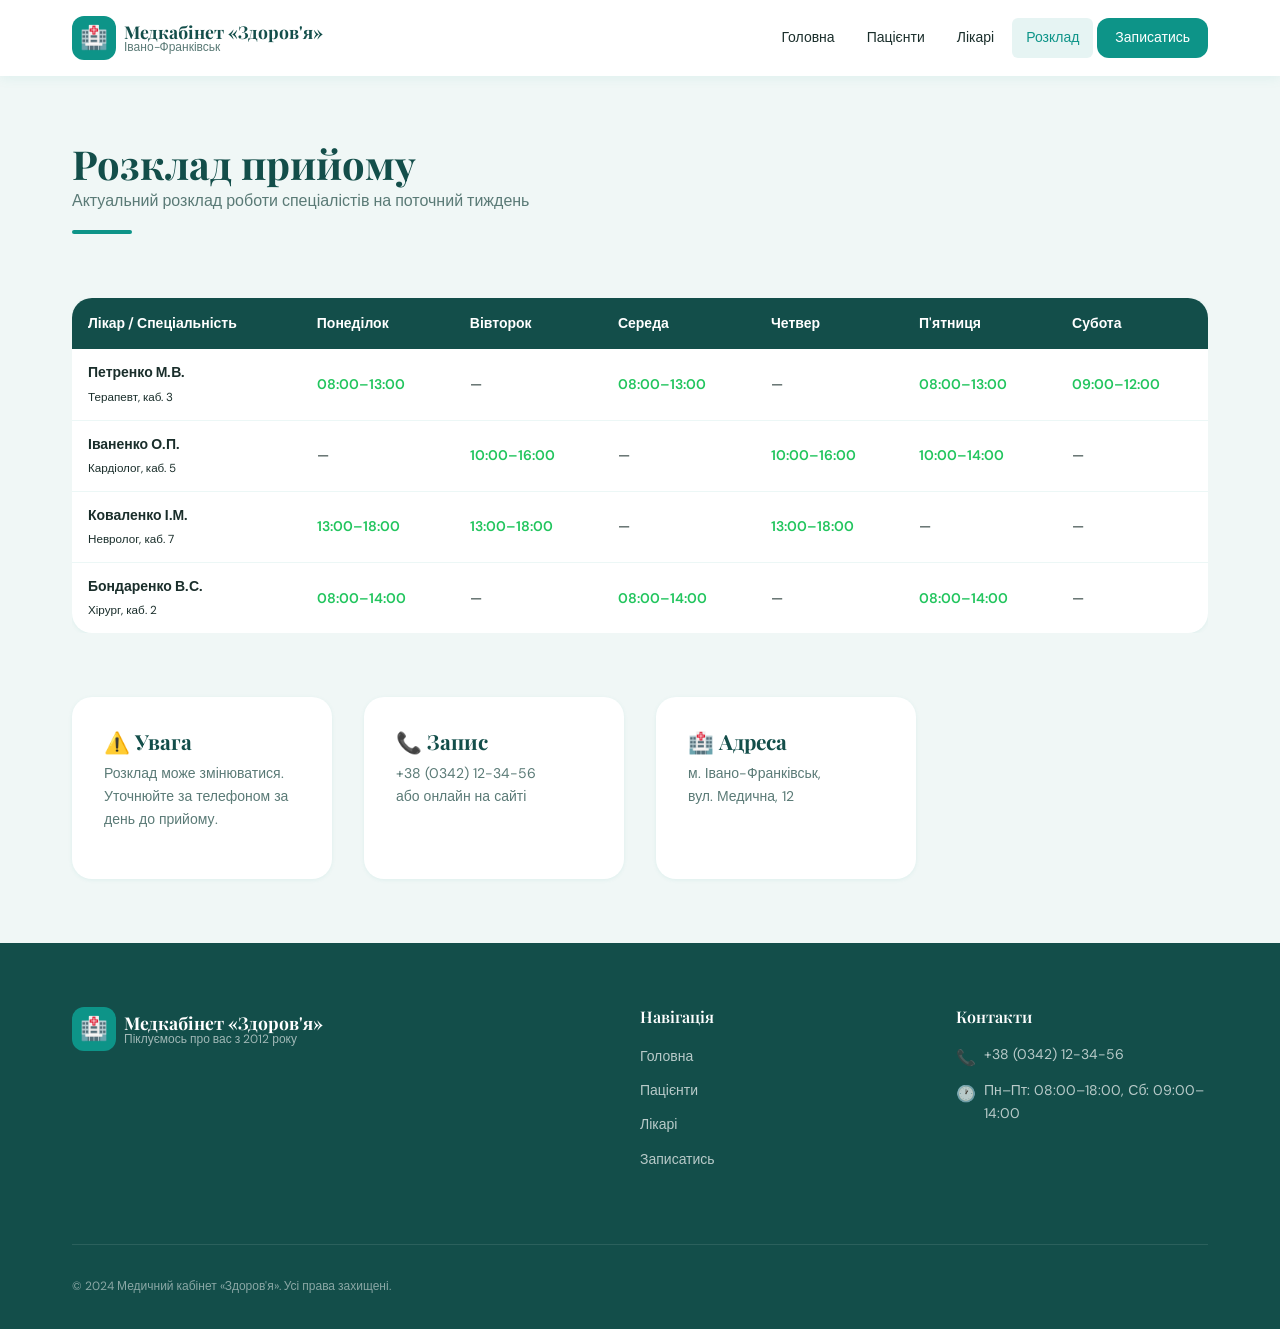
<file: medical-cabinet/schedule.html>
<!DOCTYPE html>
<html lang="uk">
<head>
  <meta charset="UTF-8">
  <meta name="viewport" content="width=device-width, initial-scale=1.0">
  <meta name="description" content="Розклад прийому лікарів медичного кабінету Здоров'я, Івано-Франківськ. Години роботи спеціалістів.">
  <title>Розклад прийому — Медичний кабінет «Здоров'я»</title>
  <link rel="stylesheet" href="css/variables.css">
  <link rel="stylesheet" href="css/base.css">
  <link rel="stylesheet" href="css/components.css">
</head>
<body>

  <header class="site-header">
    <div class="container">
      <div class="header-inner">
        <a href="index.html" class="logo" aria-label="Медичний кабінет Здоров'я — на головну">
          <div class="logo-icon" aria-hidden="true">🏥</div>
          <div class="logo-text">
            <span class="logo-name">Медкабінет «Здоров'я»</span>
            <span class="logo-tagline">Івано-Франківськ</span>
          </div>
        </a>
        <button class="nav-toggle" aria-label="Відкрити меню" aria-expanded="false" aria-controls="main-nav">
          <span></span><span></span><span></span>
        </button>
        <nav class="main-nav" id="main-nav" aria-label="Головне меню">
          <a href="index.html">Головна</a>
          <a href="patients.html">Пацієнти</a>
          <a href="doctors.html">Лікарі</a>
          <a href="schedule.html" aria-current="page">Розклад</a>
          <a href="appointment.html" class="nav-cta">Записатись</a>
        </nav>
      </div>
    </div>
  </header>

  <main>
    <section class="section" aria-labelledby="page-title">
      <div class="container">

        <header style="margin-bottom:var(--spacing-xl)">
          <h1 id="page-title">Розклад прийому</h1>
          <p style="color:var(--color-text-muted)">Актуальний розклад роботи спеціалістів на поточний тиждень</p>
          <div class="divider" aria-hidden="true"></div>
        </header>

        <div style="overflow-x:auto">
          <table class="schedule-table" aria-label="Розклад прийому лікарів">
            <thead>
              <tr>
                <th scope="col">Лікар / Спеціальність</th>
                <th scope="col">Понеділок</th>
                <th scope="col">Вівторок</th>
                <th scope="col">Середа</th>
                <th scope="col">Четвер</th>
                <th scope="col">П'ятниця</th>
                <th scope="col">Субота</th>
              </tr>
            </thead>
            <tbody>
              <tr>
                <td><strong>Петренко М.В.</strong><br><small>Терапевт, каб. 3</small></td>
                <td class="available">08:00–13:00</td>
                <td>—</td>
                <td class="available">08:00–13:00</td>
                <td>—</td>
                <td class="available">08:00–13:00</td>
                <td class="available">09:00–12:00</td>
              </tr>
              <tr>
                <td><strong>Іваненко О.П.</strong><br><small>Кардіолог, каб. 5</small></td>
                <td>—</td>
                <td class="available">10:00–16:00</td>
                <td>—</td>
                <td class="available">10:00–16:00</td>
                <td class="available">10:00–14:00</td>
                <td>—</td>
              </tr>
              <tr>
                <td><strong>Коваленко І.М.</strong><br><small>Невролог, каб. 7</small></td>
                <td class="available">13:00–18:00</td>
                <td class="available">13:00–18:00</td>
                <td>—</td>
                <td class="available">13:00–18:00</td>
                <td>—</td>
                <td>—</td>
              </tr>
              <tr>
                <td><strong>Бондаренко В.С.</strong><br><small>Хірург, каб. 2</small></td>
                <td class="available">08:00–14:00</td>
                <td>—</td>
                <td class="available">08:00–14:00</td>
                <td>—</td>
                <td class="available">08:00–14:00</td>
                <td>—</td>
              </tr>
            </tbody>
          </table>
        </div>

        <aside style="margin-top:var(--spacing-xl)" aria-label="Інформація про режим роботи">
          <div class="cards-grid" style="grid-template-columns:repeat(auto-fill,minmax(220px,1fr))">
            <div class="card">
              <div class="card-body">
                <h3 class="card-title">⚠️ Увага</h3>
                <p class="card-text">Розклад може змінюватися. Уточнюйте за телефоном за день до прийому.</p>
              </div>
            </div>
            <div class="card">
              <div class="card-body">
                <h3 class="card-title">📞 Запис</h3>
                <p class="card-text">+38 (0342) 12-34-56<br>або онлайн на сайті</p>
              </div>
            </div>
            <div class="card">
              <div class="card-body">
                <h3 class="card-title">🏥 Адреса</h3>
                <p class="card-text">м. Івано-Франківськ,<br>вул. Медична, 12</p>
              </div>
            </div>
          </div>
        </aside>

      </div>
    </section>
  </main>

  <footer class="site-footer">
    <div class="container">
      <div class="footer-grid">
        <div class="footer-brand">
          <a href="index.html" class="logo">
            <div class="logo-icon" aria-hidden="true">🏥</div>
            <div class="logo-text">
              <span class="logo-name">Медкабінет «Здоров'я»</span>
              <span class="logo-tagline">Піклуємось про вас з 2012 року</span>
            </div>
          </a>
        </div>
        <nav aria-label="Навігація у підвалі">
          <h3 class="footer-heading">Навігація</h3>
          <ul class="footer-links">
            <li><a href="index.html">Головна</a></li>
            <li><a href="patients.html">Пацієнти</a></li>
            <li><a href="doctors.html">Лікарі</a></li>
            <li><a href="appointment.html">Записатись</a></li>
          </ul>
        </nav>
        <address aria-label="Контактна інформація">
          <h3 class="footer-heading">Контакти</h3>
          <div class="footer-contact-item">
            <span class="icon" aria-hidden="true">📞</span>
            <a href="tel:+380342123456" style="color:rgba(255,255,255,0.7)">+38 (0342) 12-34-56</a>
          </div>
          <div class="footer-contact-item">
            <span class="icon" aria-hidden="true">🕐</span>
            <span>Пн–Пт: 08:00–18:00, Сб: 09:00–14:00</span>
          </div>
        </address>
      </div>
      <div class="footer-bottom">
        <p>© 2024 Медичний кабінет «Здоров'я». Усі права захищені.</p>
      </div>
    </div>
  </footer>

  <script src="js/main.js"></script>
</body>
</html>
</file>
<file: medical-cabinet/css/variables.css>
/* ===================================================
   variables.css — Глобальні CSS-змінні медичної теми
   Практична робота №1 — Семантика, доступність, форми
   =================================================== */

:root {
  /* === Кольори бренду === */
  --color-bg:          #f0f7f6;
  --color-bg-alt:      #ffffff;
  --color-text:        #1a2e2b;
  --color-text-muted:  #5a7a76;

  --color-primary:     #0d9488;
  --color-primary-dark:#0a7a6e;
  --color-secondary:   #134e4a;
  --color-accent:      #f59e0b;

  /* === Стани форм === */
  --color-error:       #ef4444;
  --color-error-bg:    #fef2f2;
  --color-success:     #22c55e;
  --color-success-bg:  #f0fdf4;
  --color-warning:     #f59e0b;

  /* === Типографіка === */
  --font-main:    'DM Sans', 'Segoe UI', sans-serif;
  --font-display: 'Playfair Display', Georgia, serif;
  --font-mono:    'Fira Code', 'Courier New', monospace;

  --font-size-xs:  12px;
  --font-size-sm:  14px;
  --font-size-md:  16px;
  --font-size-lg:  20px;
  --font-size-xl:  28px;
  --font-size-2xl: 40px;

  /* === Відступи === */
  --spacing-xs:  4px;
  --spacing-sm:  8px;
  --spacing-md:  16px;
  --spacing-lg:  32px;
  --spacing-xl:  64px;

  /* === Форма та тіні === */
  --border-radius-sm:  6px;
  --border-radius:     12px;
  --border-radius-lg:  20px;
  --border-radius-xl:  32px;

  --shadow-sm:  0 1px 4px rgba(13,148,136,0.08);
  --shadow:     0 4px 16px rgba(13,148,136,0.12);
  --shadow-lg:  0 8px 32px rgba(13,148,136,0.18);

  /* === Переходи === */
  --transition: 0.25s ease;
  --transition-slow: 0.45s ease;
}
</file>
<file: medical-cabinet/css/base.css>
/* ===================================================
   base.css — Базові стилі, типографіка, layout
   =================================================== */

@import url('https://fonts.googleapis.com/css2?family=DM+Sans:ital,opsz,wght@0,9..40,300;0,9..40,400;0,9..40,500;0,9..40,600;1,9..40,400&family=Playfair+Display:wght@600;700&display=swap');

*, *::before, *::after {
  box-sizing: border-box;
  margin: 0;
  padding: 0;
}

html {
  scroll-behavior: smooth;
  font-size: var(--font-size-md);
}

body {
  background-color: var(--color-bg);
  color: var(--color-text);
  font-family: var(--font-main);
  font-size: var(--font-size-md);
  line-height: 1.65;
  min-height: 100vh;
  display: flex;
  flex-direction: column;
}

/* === Типографіка === */
h1, h2, h3, h4, h5, h6 {
  font-family: var(--font-display);
  line-height: 1.2;
  color: var(--color-secondary);
}

h1 { font-size: var(--font-size-2xl); }
h2 { font-size: 2rem; margin-bottom: var(--spacing-md); }
h3 { font-size: 1.3rem; margin-bottom: var(--spacing-sm); }

p { margin-bottom: var(--spacing-md); }

a {
  color: var(--color-primary);
  text-decoration: none;
  transition: color var(--transition);
}
a:hover { color: var(--color-primary-dark); }

img {
  max-width: 100%;
  height: auto;
  display: block;
}

ul, ol { padding-left: var(--spacing-lg); }
li { margin-bottom: var(--spacing-xs); }

address { font-style: normal; }

/* === Доступність: видимий фокус (a11y) === */
:focus-visible {
  outline: 3px solid var(--color-primary);
  outline-offset: 3px;
  border-radius: var(--border-radius-sm);
}

/* === Контейнер === */
.container {
  max-width: 1200px;
  margin: 0 auto;
  padding: 0 var(--spacing-lg);
}

/* === Кнопки === */
.btn {
  display: inline-flex;
  align-items: center;
  gap: var(--spacing-sm);
  padding: 12px var(--spacing-lg);
  border-radius: var(--border-radius);
  font-family: var(--font-main);
  font-size: var(--font-size-md);
  font-weight: 600;
  cursor: pointer;
  border: 2px solid transparent;
  transition: background-color var(--transition), color var(--transition),
              box-shadow var(--transition), transform var(--transition);
  text-decoration: none;
}

.btn:hover { transform: translateY(-2px); box-shadow: var(--shadow); }
.btn:active { transform: translateY(0); }

.btn-primary {
  background-color: var(--color-primary);
  color: #fff;
  border-color: var(--color-primary);
}
.btn-primary:hover {
  background-color: var(--color-primary-dark);
  border-color: var(--color-primary-dark);
  color: #fff;
}

.btn-outline {
  background-color: transparent;
  color: var(--color-primary);
  border-color: var(--color-primary);
}
.btn-outline:hover {
  background-color: var(--color-primary);
  color: #fff;
}

/* === Сітка карток === */
.cards-grid {
  display: grid;
  grid-template-columns: repeat(auto-fill, minmax(280px, 1fr));
  gap: var(--spacing-lg);
}

/* === Картка === */
.card {
  background: var(--color-bg-alt);
  border-radius: var(--border-radius-lg);
  box-shadow: var(--shadow-sm);
  overflow: hidden;
  transition: box-shadow var(--transition), transform var(--transition);
}
.card:hover {
  box-shadow: var(--shadow-lg);
  transform: translateY(-4px);
}
.card-body { padding: var(--spacing-lg); }
.card-title { font-family: var(--font-display); color: var(--color-secondary); margin-bottom: var(--spacing-sm); }
.card-text { color: var(--color-text-muted); font-size: var(--font-size-sm); }

/* === Бейдж === */
.badge {
  display: inline-block;
  padding: 3px 10px;
  border-radius: 100px;
  font-size: var(--font-size-xs);
  font-weight: 600;
  background: rgba(13,148,136,0.12);
  color: var(--color-primary-dark);
}

/* === Секція === */
.section {
  padding: var(--spacing-xl) 0;
}
.section-title {
  font-size: 2rem;
  color: var(--color-secondary);
  margin-bottom: var(--spacing-xs);
}
.section-subtitle {
  color: var(--color-text-muted);
  font-size: var(--font-size-lg);
  margin-bottom: var(--spacing-lg);
}

/* === Декоративний роздільник === */
.divider {
  width: 60px;
  height: 4px;
  background: var(--color-primary);
  border-radius: 2px;
  margin-bottom: var(--spacing-lg);
}

/* === Утиліти === */
.text-center { text-align: center; }
.text-muted   { color: var(--color-text-muted); }
.mt-lg        { margin-top: var(--spacing-lg); }
.mb-lg        { margin-bottom: var(--spacing-lg); }

/* === Повідомлення === */
.alert {
  padding: var(--spacing-md) var(--spacing-lg);
  border-radius: var(--border-radius);
  font-size: var(--font-size-sm);
  display: none;
  margin-top: var(--spacing-md);
}
.alert-success {
  background: var(--color-success-bg);
  color: #166534;
  border: 1px solid #bbf7d0;
}
.alert-error {
  background: var(--color-error-bg);
  color: #991b1b;
  border: 1px solid #fecaca;
}
.alert.show { display: flex; align-items: center; gap: var(--spacing-sm); }

/* === Адаптивність === */
@media (max-width: 768px) {
  .container { padding: 0 var(--spacing-md); }
  h1 { font-size: 2rem; }
  h2 { font-size: 1.5rem; }
  .cards-grid { grid-template-columns: 1fr; }
  .section { padding: var(--spacing-lg) 0; }
}
</file>
<file: medical-cabinet/css/components.css>
/* ===================================================
   components.css — Компоненти: шапка, навігація,
   картки лікарів, розклад, підвал
   =================================================== */

/* ========= HEADER / NAV ========= */
.site-header {
  background: var(--color-bg-alt);
  box-shadow: 0 2px 12px rgba(13,148,136,0.08);
  position: sticky;
  top: 0;
  z-index: 100;
}

.header-inner {
  display: flex;
  align-items: center;
  justify-content: space-between;
  padding: var(--spacing-md) 0;
  gap: var(--spacing-md);
}

.logo {
  display: flex;
  align-items: center;
  gap: var(--spacing-sm);
  text-decoration: none;
}
.logo-icon {
  width: 44px;
  height: 44px;
  background: var(--color-primary);
  border-radius: var(--border-radius);
  display: flex;
  align-items: center;
  justify-content: center;
  font-size: 1.4rem;
  flex-shrink: 0;
}
.logo-text { line-height: 1.1; }
.logo-name {
  display: block;
  font-family: var(--font-display);
  font-size: 1.1rem;
  font-weight: 700;
  color: var(--color-secondary);
}
.logo-tagline {
  display: block;
  font-size: var(--font-size-xs);
  color: var(--color-text-muted);
  font-weight: 400;
}

/* === Навігація === */
.main-nav { display: flex; align-items: center; gap: var(--spacing-xs); }

.main-nav a {
  padding: 8px 14px;
  border-radius: var(--border-radius-sm);
  font-size: var(--font-size-sm);
  font-weight: 500;
  color: var(--color-text);
  transition: background var(--transition), color var(--transition);
  white-space: nowrap;
}
.main-nav a:hover,
.main-nav a[aria-current="page"] {
  background: rgba(13,148,136,0.1);
  color: var(--color-primary);
}

.nav-cta {
  padding: 8px 18px !important;
  background: var(--color-primary) !important;
  color: #fff !important;
  border-radius: var(--border-radius) !important;
}
.nav-cta:hover {
  background: var(--color-primary-dark) !important;
}

/* Бургер (мобільний) */
.nav-toggle {
  display: none;
  background: none;
  border: none;
  cursor: pointer;
  padding: 8px;
  flex-direction: column;
  gap: 5px;
}
.nav-toggle span {
  display: block;
  width: 24px;
  height: 2px;
  background: var(--color-text);
  border-radius: 2px;
  transition: all var(--transition);
}

@media (max-width: 768px) {
  .nav-toggle { display: flex; }
  .main-nav {
    display: none;
    position: absolute;
    top: 100%;
    left: 0; right: 0;
    background: var(--color-bg-alt);
    flex-direction: column;
    align-items: stretch;
    padding: var(--spacing-md);
    box-shadow: var(--shadow);
    gap: var(--spacing-xs);
  }
  .main-nav.open { display: flex; }
  .main-nav a { padding: 10px 16px; }
  .header-inner { position: relative; }
}

/* ========= HERO ========= */
.hero {
  background: linear-gradient(135deg, var(--color-secondary) 0%, var(--color-primary) 100%);
  padding: 80px 0;
  position: relative;
  overflow: hidden;
}
.hero::before {
  content: '';
  position: absolute;
  top: -60px; right: -60px;
  width: 400px; height: 400px;
  background: rgba(255,255,255,0.05);
  border-radius: 50%;
}
.hero::after {
  content: '';
  position: absolute;
  bottom: -80px; left: 10%;
  width: 300px; height: 300px;
  background: rgba(255,255,255,0.04);
  border-radius: 50%;
}

.hero-inner {
  display: grid;
  grid-template-columns: 1fr 1fr;
  gap: var(--spacing-xl);
  align-items: center;
  position: relative;
  z-index: 1;
}
.hero-content h1 {
  color: #fff;
  font-size: 2.8rem;
  line-height: 1.1;
  margin-bottom: var(--spacing-md);
}
.hero-content h1 span {
  color: var(--color-accent);
}
.hero-content p {
  color: rgba(255,255,255,0.85);
  font-size: var(--font-size-lg);
  margin-bottom: var(--spacing-lg);
}
.hero-actions { display: flex; gap: var(--spacing-md); flex-wrap: wrap; }
.hero-actions .btn-outline {
  color: #fff;
  border-color: rgba(255,255,255,0.6);
}
.hero-actions .btn-outline:hover {
  background: rgba(255,255,255,0.15);
  color: #fff;
  border-color: #fff;
}

.hero-stats {
  display: grid;
  grid-template-columns: repeat(2,1fr);
  gap: var(--spacing-md);
}
.stat-card {
  background: rgba(255,255,255,0.1);
  backdrop-filter: blur(10px);
  border: 1px solid rgba(255,255,255,0.2);
  border-radius: var(--border-radius-lg);
  padding: var(--spacing-lg);
  text-align: center;
  color: #fff;
}
.stat-number {
  font-family: var(--font-display);
  font-size: 2.2rem;
  font-weight: 700;
  color: var(--color-accent);
  display: block;
}
.stat-label {
  font-size: var(--font-size-sm);
  opacity: 0.85;
}

@media (max-width: 768px) {
  .hero-inner { grid-template-columns: 1fr; }
  .hero-content h1 { font-size: 2rem; }
  .hero-stats { grid-template-columns: repeat(2,1fr); }
}

/* ========= DOCTOR CARD ========= */
.doctor-card {
  background: var(--color-bg-alt);
  border-radius: var(--border-radius-lg);
  overflow: hidden;
  box-shadow: var(--shadow-sm);
  transition: box-shadow var(--transition), transform var(--transition);
}
.doctor-card:hover {
  box-shadow: var(--shadow-lg);
  transform: translateY(-6px);
}
.doctor-photo {
  width: 100%;
  height: 200px;
  object-fit: cover;
  background: linear-gradient(135deg, #e0f2f1, #b2dfdb);
  display: flex;
  align-items: center;
  justify-content: center;
  font-size: 4rem;
}
.doctor-info { padding: var(--spacing-lg); }
.doctor-name {
  font-family: var(--font-display);
  font-size: 1.2rem;
  color: var(--color-secondary);
  margin-bottom: var(--spacing-xs);
}
.doctor-specialty {
  color: var(--color-primary);
  font-size: var(--font-size-sm);
  font-weight: 600;
  margin-bottom: var(--spacing-sm);
}
.doctor-meta {
  display: flex;
  flex-wrap: wrap;
  gap: var(--spacing-sm);
  margin-bottom: var(--spacing-md);
}
.doctor-meta span {
  font-size: var(--font-size-xs);
  color: var(--color-text-muted);
  display: flex;
  align-items: center;
  gap: 4px;
}

/* ========= SCHEDULE TABLE ========= */
.schedule-table {
  width: 100%;
  border-collapse: collapse;
  background: var(--color-bg-alt);
  border-radius: var(--border-radius-lg);
  overflow: hidden;
  box-shadow: var(--shadow-sm);
}
.schedule-table th {
  background: var(--color-secondary);
  color: #fff;
  padding: 14px 16px;
  text-align: left;
  font-family: var(--font-main);
  font-weight: 600;
  font-size: var(--font-size-sm);
}
.schedule-table td {
  padding: 12px 16px;
  border-bottom: 1px solid rgba(13,148,136,0.08);
  font-size: var(--font-size-sm);
}
.schedule-table tr:last-child td { border-bottom: none; }
.schedule-table tr:hover td { background: rgba(13,148,136,0.04); }
.schedule-table .available { color: var(--color-success); font-weight: 600; }
.schedule-table .busy { color: var(--color-error); }

/* ========= FOOTER ========= */
.site-footer {
  background: var(--color-secondary);
  color: rgba(255,255,255,0.85);
  padding: var(--spacing-xl) 0 var(--spacing-lg);
  margin-top: auto;
}
.footer-grid {
  display: grid;
  grid-template-columns: 2fr 1fr 1fr;
  gap: var(--spacing-xl);
  margin-bottom: var(--spacing-xl);
}
.footer-brand .logo-name { color: #fff; }
.footer-brand .logo-tagline { color: rgba(255,255,255,0.6); }
.footer-brand p {
  color: rgba(255,255,255,0.7);
  font-size: var(--font-size-sm);
  margin-top: var(--spacing-md);
}
.footer-heading {
  color: #fff;
  font-family: var(--font-display);
  font-size: 1rem;
  margin-bottom: var(--spacing-md);
  font-weight: 600;
}
.footer-links { list-style: none; padding: 0; }
.footer-links li { margin-bottom: var(--spacing-sm); }
.footer-links a {
  color: rgba(255,255,255,0.7);
  font-size: var(--font-size-sm);
  transition: color var(--transition);
}
.footer-links a:hover { color: var(--color-accent); }

.footer-contact-item {
  display: flex;
  align-items: flex-start;
  gap: var(--spacing-sm);
  margin-bottom: var(--spacing-sm);
  font-size: var(--font-size-sm);
  color: rgba(255,255,255,0.7);
}
.footer-contact-item .icon { font-size: 1rem; margin-top: 2px; flex-shrink: 0; }

.footer-bottom {
  border-top: 1px solid rgba(255,255,255,0.1);
  padding-top: var(--spacing-lg);
  display: flex;
  justify-content: space-between;
  align-items: center;
  flex-wrap: wrap;
  gap: var(--spacing-sm);
}
.footer-bottom p { color: rgba(255,255,255,0.5); font-size: var(--font-size-xs); margin: 0; }

@media (max-width: 768px) {
  .footer-grid { grid-template-columns: 1fr; gap: var(--spacing-lg); }
  .footer-bottom { flex-direction: column; text-align: center; }
}
</file>
<file: medical-cabinet/css/forms.css>
/* ===================================================
   forms.css — Стилі форм з HTML5-валідацією
   :valid, :invalid, :focus — практична робота №1
   =================================================== */

/* ========= Обгортка форми ========= */
.form-section {
  background: var(--color-bg-alt);
  border-radius: var(--border-radius-xl);
  padding: var(--spacing-xl);
  box-shadow: var(--shadow);
  max-width: 640px;
  margin: 0 auto;
}
.form-section h2 {
  margin-bottom: var(--spacing-xs);
}
.form-section .form-lead {
  color: var(--color-text-muted);
  margin-bottom: var(--spacing-lg);
}

/* ========= Група поля ========= */
.form-group {
  display: flex;
  flex-direction: column;
  gap: 6px;
  margin-bottom: var(--spacing-md);
}

/* ========= Label ========= */
.form-group label {
  font-size: var(--font-size-sm);
  font-weight: 600;
  color: var(--color-text);
  display: flex;
  align-items: center;
  gap: 4px;
}
.form-group label .required-mark {
  color: var(--color-error);
  font-size: 0.9em;
}

/* ========= Поля вводу ========= */
.form-group input,
.form-group select,
.form-group textarea {
  padding: 11px var(--spacing-md);
  border: 2px solid #d1d5db;
  border-radius: var(--border-radius);
  font-family: var(--font-main);
  font-size: var(--font-size-md);
  color: var(--color-text);
  background: var(--color-bg);
  transition: border-color var(--transition), box-shadow var(--transition), background var(--transition);
  width: 100%;
}

.form-group textarea {
  resize: vertical;
  min-height: 100px;
}

.form-group select {
  appearance: none;
  background-image: url("data:image/svg+xml,%3Csvg xmlns='http://www.w3.org/2000/svg' width='16' height='16' viewBox='0 0 24 24' fill='none' stroke='%235a7a76' stroke-width='2'%3E%3Cpath d='M6 9l6 6 6-6'/%3E%3C/svg%3E");
  background-repeat: no-repeat;
  background-position: right 14px center;
  padding-right: 40px;
}

/* ========= Стан фокусу (a11y) ========= */
.form-group input:focus,
.form-group select:focus,
.form-group textarea:focus {
  outline: none;
  border-color: var(--color-primary);
  box-shadow: 0 0 0 3px rgba(13, 148, 136, 0.18);
  background: var(--color-bg-alt);
}

/* ========= Валідне поле ========= */
.form-group input:not(:placeholder-shown):valid,
.form-group textarea:not(:placeholder-shown):valid {
  border-color: var(--color-success);
  background-image: url("data:image/svg+xml,%3Csvg xmlns='http://www.w3.org/2000/svg' width='18' height='18' viewBox='0 0 24 24' fill='none' stroke='%2322c55e' stroke-width='2.5'%3E%3Cpath d='M20 6L9 17l-5-5'/%3E%3C/svg%3E");
  background-repeat: no-repeat;
  background-position: right 14px center;
  padding-right: 42px;
}

/* ========= Невалідне поле (лише після взаємодії) ========= */
.form-group input:not(:placeholder-shown):invalid,
.form-group textarea:not(:placeholder-shown):invalid {
  border-color: var(--color-error);
  box-shadow: 0 0 0 3px rgba(239, 68, 68, 0.15);
  background-image: url("data:image/svg+xml,%3Csvg xmlns='http://www.w3.org/2000/svg' width='18' height='18' viewBox='0 0 24 24' fill='none' stroke='%23ef4444' stroke-width='2.5'%3E%3Ccircle cx='12' cy='12' r='10'/%3E%3Cline x1='15' y1='9' x2='9' y2='15'/%3E%3Cline x1='9' y1='9' x2='15' y2='15'/%3E%3C/svg%3E");
  background-repeat: no-repeat;
  background-position: right 14px center;
  padding-right: 42px;
}

/* ========= Повідомлення про помилку ========= */
.form-hint {
  font-size: var(--font-size-xs);
  color: var(--color-text-muted);
  margin-top: 2px;
}

.form-error {
  font-size: var(--font-size-xs);
  color: var(--color-error);
  display: none;
  align-items: center;
  gap: 4px;
  margin-top: 2px;
}
.form-group input:not(:placeholder-shown):invalid ~ .form-error,
.form-group textarea:not(:placeholder-shown):invalid ~ .form-error {
  display: flex;
}
.form-group input:not(:placeholder-shown):valid ~ .form-error,
.form-group textarea:not(:placeholder-shown):valid ~ .form-error {
  display: none;
}

/* ========= Чекбокс ========= */
.form-group--checkbox {
  flex-direction: row;
  align-items: flex-start;
  gap: var(--spacing-sm);
}
.form-group--checkbox input[type="checkbox"] {
  width: 20px;
  height: 20px;
  min-width: 20px;
  accent-color: var(--color-primary);
  cursor: pointer;
  margin-top: 2px;
}
.form-group--checkbox label {
  font-weight: 400;
  cursor: pointer;
}

/* ========= Дві колонки ========= */
.form-row {
  display: grid;
  grid-template-columns: 1fr 1fr;
  gap: var(--spacing-md);
}

@media (max-width: 480px) {
  .form-row { grid-template-columns: 1fr; }
  .form-section { padding: var(--spacing-lg); }
}

/* ========= Tabs (перемикач форм) ========= */
.form-tabs {
  display: flex;
  gap: var(--spacing-xs);
  background: var(--color-bg);
  padding: 6px;
  border-radius: var(--border-radius-lg);
  margin-bottom: var(--spacing-lg);
}
.form-tab {
  flex: 1;
  padding: 10px var(--spacing-md);
  border: none;
  background: none;
  border-radius: var(--border-radius);
  cursor: pointer;
  font-family: var(--font-main);
  font-size: var(--font-size-sm);
  font-weight: 500;
  color: var(--color-text-muted);
  transition: background var(--transition), color var(--transition);
}
.form-tab.active {
  background: var(--color-bg-alt);
  color: var(--color-primary);
  box-shadow: var(--shadow-sm);
  font-weight: 600;
}
.form-panel { display: none; }
.form-panel.active { display: block; }
</file>
